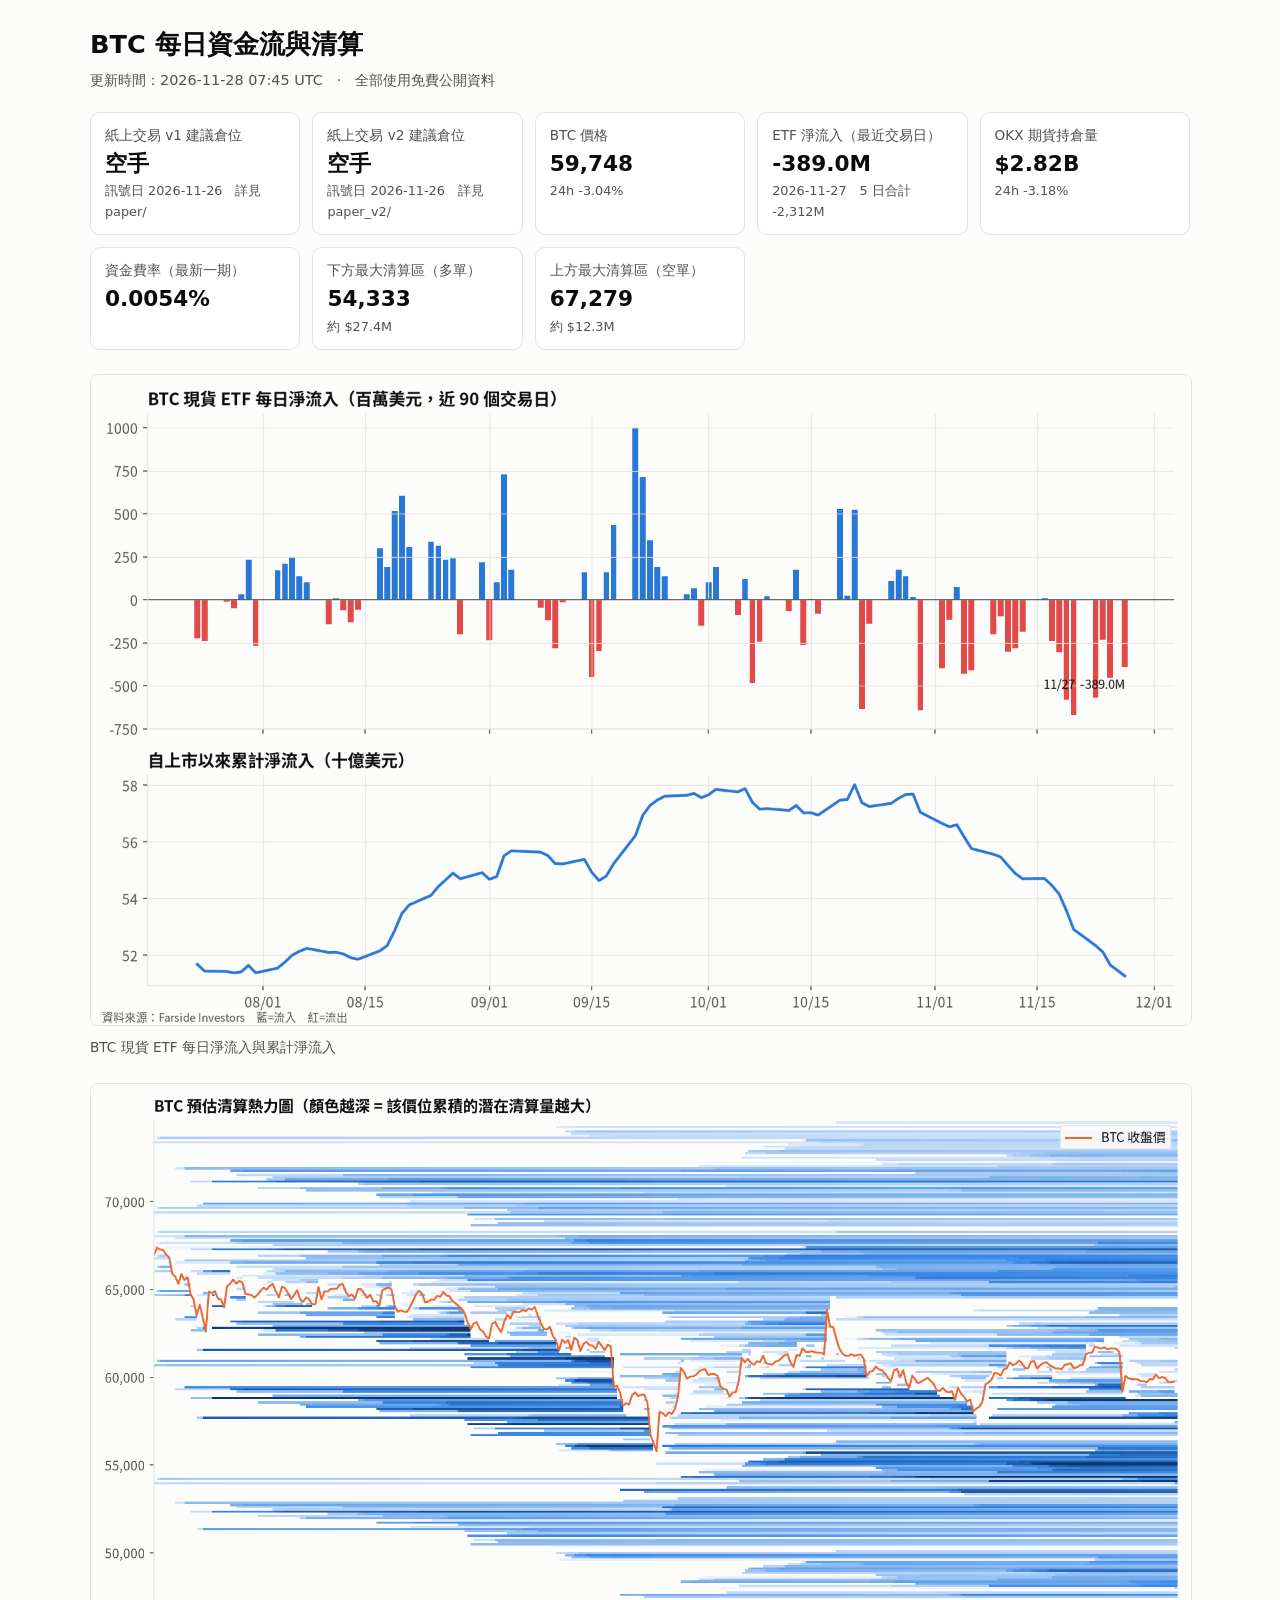
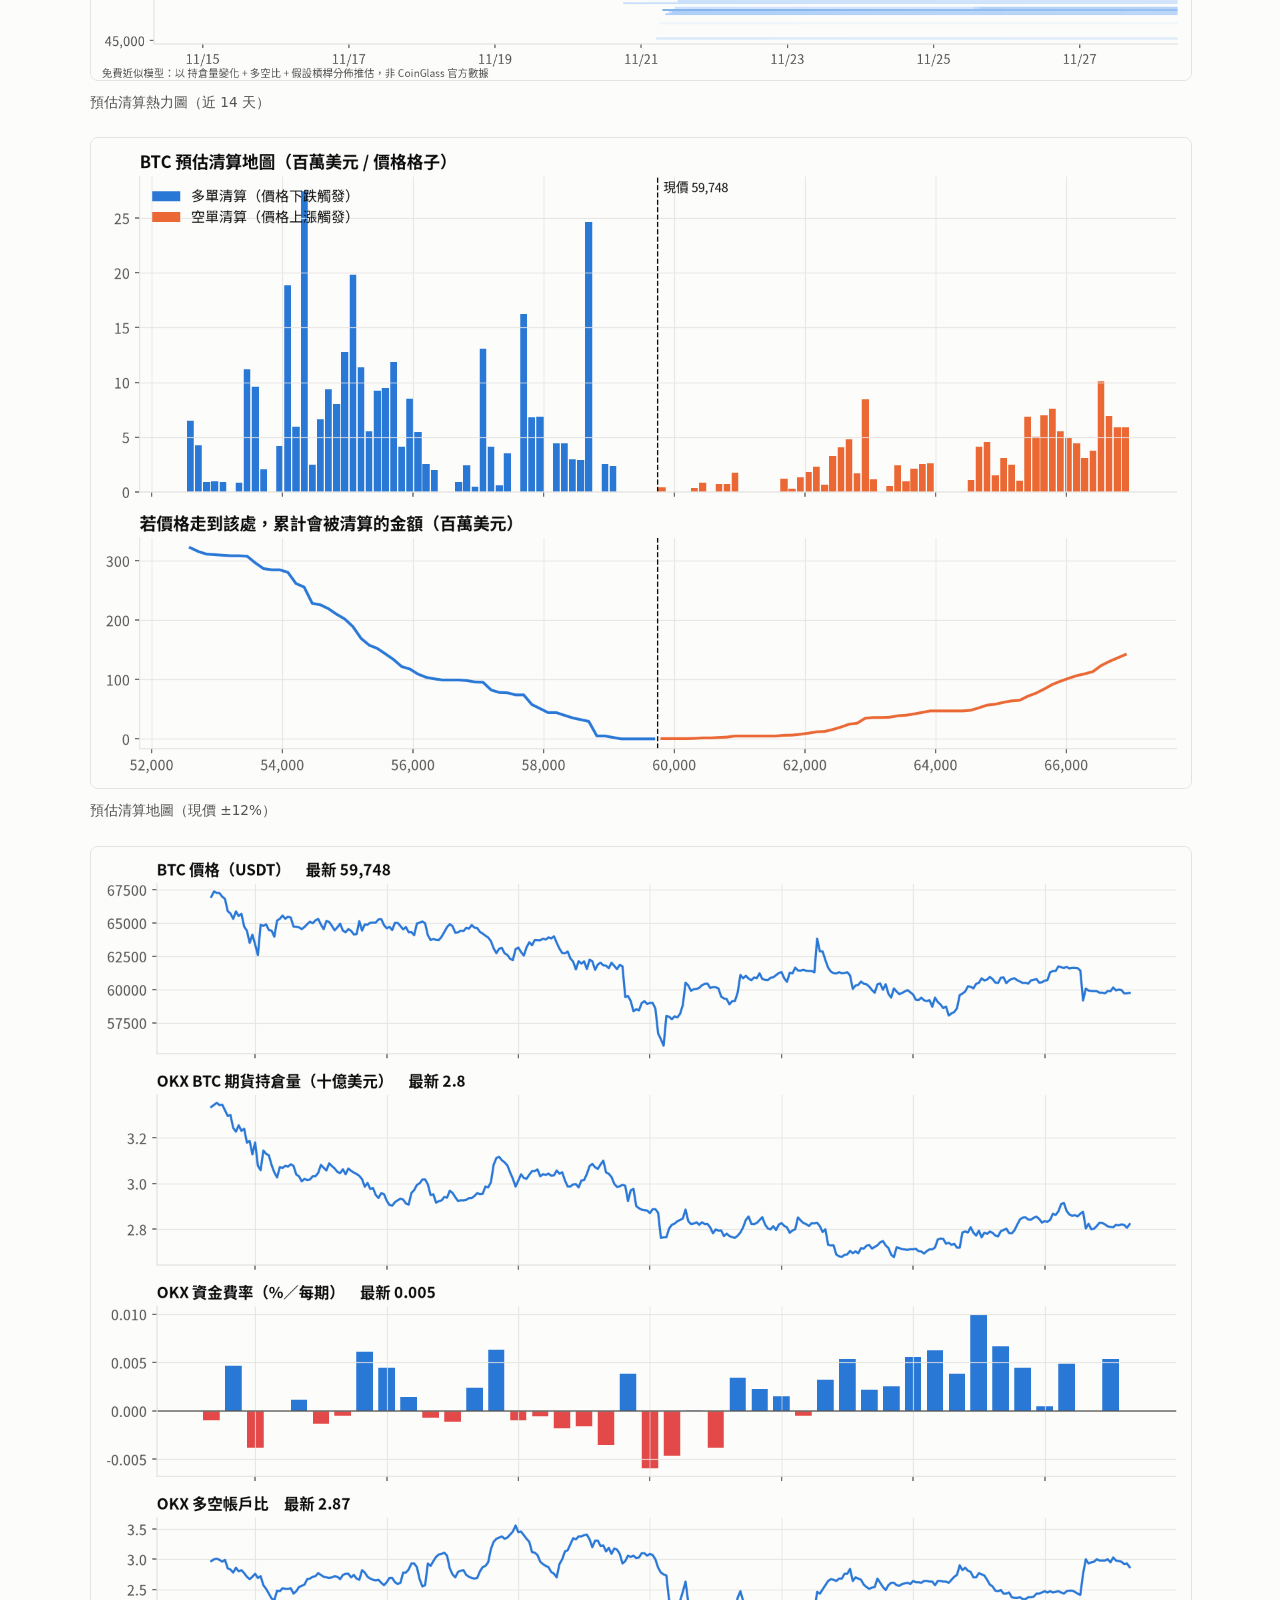
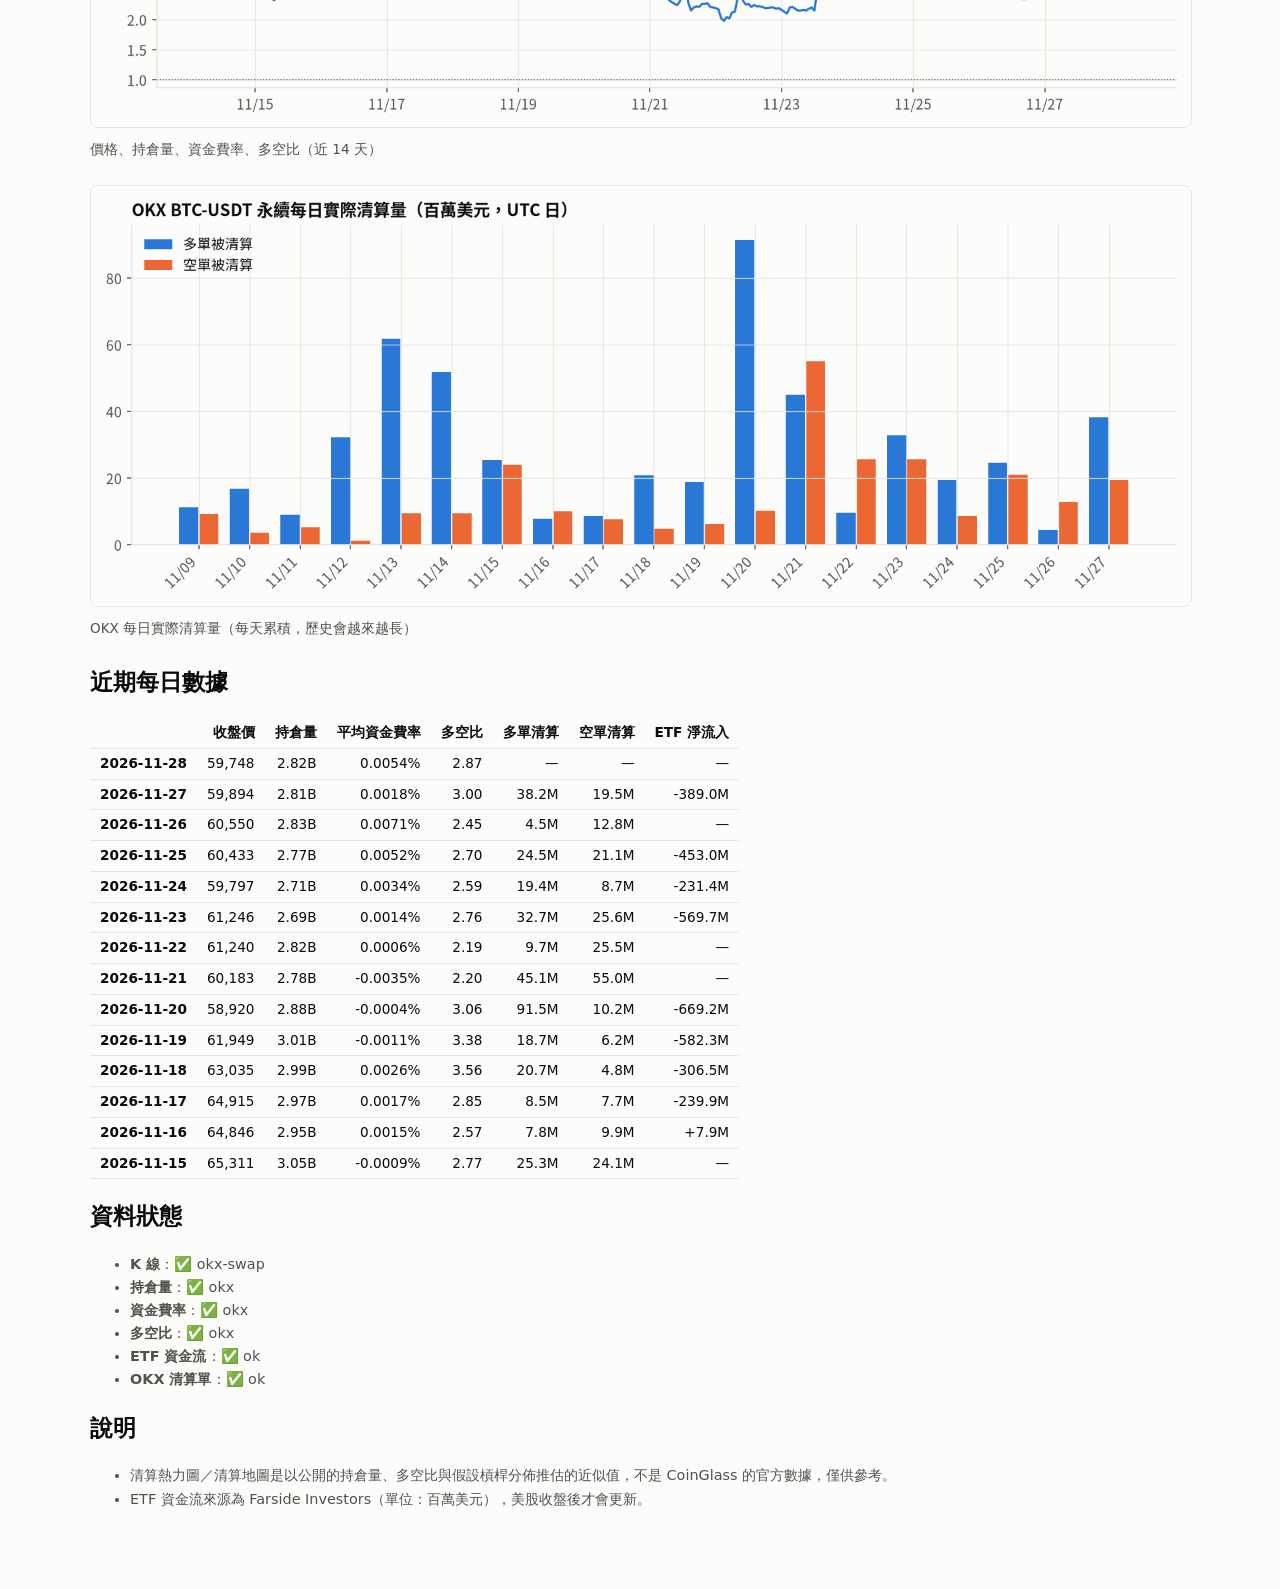
<file: docs/index.html>
<!doctype html>
<html lang="zh-Hant"><head><meta charset="utf-8">
<meta name="viewport" content="width=device-width,initial-scale=1">
<title>BTC 每日資金與清算</title>
<style>
:root { --bg:#fcfcfb; --fg:#0b0b0b; --fg2:#52514e; --line:#e4e3df; --card:#ffffff; }
@media (prefers-color-scheme: dark) { :root:not([data-theme="light"]) {
  --bg:#1a1a19; --fg:#f0efec; --fg2:#c3c2b7; --line:#383835; --card:#232322; } }
:root[data-theme="dark"] { --bg:#1a1a19; --fg:#f0efec; --fg2:#c3c2b7; --line:#383835; --card:#232322; }
body { margin:0; background:var(--bg); color:var(--fg);
  font:15px/1.6 system-ui,-apple-system,"Noto Sans TC","PingFang TC","Microsoft JhengHei",sans-serif; }
main { max-width:1100px; margin:0 auto; padding:24px 16px 64px; }
h1 { font-size:1.6rem; margin:0 0 4px; } .muted { color:var(--fg2); font-size:.9rem; }
.tiles { display:grid; grid-template-columns:repeat(auto-fit,minmax(180px,1fr)); gap:12px; margin:20px 0; }
.tile { background:var(--card); border:1px solid var(--line); border-radius:10px; padding:12px 14px; }
.lbl { color:var(--fg2); font-size:.85rem; } .val { font-size:1.35rem; font-weight:700; font-variant-numeric:tabular-nums; }
.sub { color:var(--fg2); font-size:.8rem; }
figure { margin:24px 0; } img { width:100%; height:auto; border-radius:8px; border:1px solid var(--line); background:#fcfcfb; }
figcaption { color:var(--fg2); font-size:.85rem; margin-top:4px; }
.scroll { overflow-x:auto; } table.data { border-collapse:collapse; font-variant-numeric:tabular-nums; font-size:.85rem; }
table.data th, table.data td { padding:4px 10px; border-bottom:1px solid var(--line); text-align:right; white-space:nowrap; }
</style></head><body><main>
<h1>BTC 每日資金流與清算</h1>
<div class="muted">更新時間：2026-11-28 07:45 UTC　·　全部使用免費公開資料</div>
<div class="tiles"><div class="tile"><div class="lbl">紙上交易 v1 建議倉位</div><div class="val">空手</div><div class="sub">訊號日 2026-11-26　詳見 paper/</div></div><div class="tile"><div class="lbl">紙上交易 v2 建議倉位</div><div class="val">空手</div><div class="sub">訊號日 2026-11-26　詳見 paper_v2/</div></div><div class="tile"><div class="lbl">BTC 價格</div><div class="val">59,748</div><div class="sub">24h -3.04%</div></div><div class="tile"><div class="lbl">ETF 淨流入（最近交易日）</div><div class="val">-389.0M</div><div class="sub">2026-11-27　5 日合計 -2,312M</div></div><div class="tile"><div class="lbl">OKX 期貨持倉量</div><div class="val">$2.82B</div><div class="sub">24h -3.18%</div></div><div class="tile"><div class="lbl">資金費率（最新一期）</div><div class="val">0.0054%</div><div class="sub"></div></div><div class="tile"><div class="lbl">下方最大清算區（多單）</div><div class="val">54,333</div><div class="sub">約 $27.4M</div></div><div class="tile"><div class="lbl">上方最大清算區（空單）</div><div class="val">67,279</div><div class="sub">約 $12.3M</div></div></div>
<figure><img src="img/etf_flows.png" alt="BTC 現貨 ETF 每日淨流入與累計淨流入" loading="lazy"><figcaption>BTC 現貨 ETF 每日淨流入與累計淨流入</figcaption></figure><figure><img src="img/liq_heatmap.png" alt="預估清算熱力圖（近 14 天）" loading="lazy"><figcaption>預估清算熱力圖（近 14 天）</figcaption></figure><figure><img src="img/liq_map.png" alt="預估清算地圖（現價 ±12%）" loading="lazy"><figcaption>預估清算地圖（現價 ±12%）</figcaption></figure><figure><img src="img/derivatives.png" alt="價格、持倉量、資金費率、多空比（近 14 天）" loading="lazy"><figcaption>價格、持倉量、資金費率、多空比（近 14 天）</figcaption></figure><figure><img src="img/liquidations_daily.png" alt="OKX 每日實際清算量（每天累積，歷史會越來越長）" loading="lazy"><figcaption>OKX 每日實際清算量（每天累積，歷史會越來越長）</figcaption></figure>
<h2>近期每日數據</h2><div class="scroll"><table class="dataframe data">
  <thead>
    <tr style="text-align: right;">
      <th></th>
      <th>收盤價</th>
      <th>持倉量</th>
      <th>平均資金費率</th>
      <th>多空比</th>
      <th>多單清算</th>
      <th>空單清算</th>
      <th>ETF 淨流入</th>
    </tr>
  </thead>
  <tbody>
    <tr>
      <th>2026-11-28</th>
      <td>59,748</td>
      <td>2.82B</td>
      <td>0.0054%</td>
      <td>2.87</td>
      <td>—</td>
      <td>—</td>
      <td>—</td>
    </tr>
    <tr>
      <th>2026-11-27</th>
      <td>59,894</td>
      <td>2.81B</td>
      <td>0.0018%</td>
      <td>3.00</td>
      <td>38.2M</td>
      <td>19.5M</td>
      <td>-389.0M</td>
    </tr>
    <tr>
      <th>2026-11-26</th>
      <td>60,550</td>
      <td>2.83B</td>
      <td>0.0071%</td>
      <td>2.45</td>
      <td>4.5M</td>
      <td>12.8M</td>
      <td>—</td>
    </tr>
    <tr>
      <th>2026-11-25</th>
      <td>60,433</td>
      <td>2.77B</td>
      <td>0.0052%</td>
      <td>2.70</td>
      <td>24.5M</td>
      <td>21.1M</td>
      <td>-453.0M</td>
    </tr>
    <tr>
      <th>2026-11-24</th>
      <td>59,797</td>
      <td>2.71B</td>
      <td>0.0034%</td>
      <td>2.59</td>
      <td>19.4M</td>
      <td>8.7M</td>
      <td>-231.4M</td>
    </tr>
    <tr>
      <th>2026-11-23</th>
      <td>61,246</td>
      <td>2.69B</td>
      <td>0.0014%</td>
      <td>2.76</td>
      <td>32.7M</td>
      <td>25.6M</td>
      <td>-569.7M</td>
    </tr>
    <tr>
      <th>2026-11-22</th>
      <td>61,240</td>
      <td>2.82B</td>
      <td>0.0006%</td>
      <td>2.19</td>
      <td>9.7M</td>
      <td>25.5M</td>
      <td>—</td>
    </tr>
    <tr>
      <th>2026-11-21</th>
      <td>60,183</td>
      <td>2.78B</td>
      <td>-0.0035%</td>
      <td>2.20</td>
      <td>45.1M</td>
      <td>55.0M</td>
      <td>—</td>
    </tr>
    <tr>
      <th>2026-11-20</th>
      <td>58,920</td>
      <td>2.88B</td>
      <td>-0.0004%</td>
      <td>3.06</td>
      <td>91.5M</td>
      <td>10.2M</td>
      <td>-669.2M</td>
    </tr>
    <tr>
      <th>2026-11-19</th>
      <td>61,949</td>
      <td>3.01B</td>
      <td>-0.0011%</td>
      <td>3.38</td>
      <td>18.7M</td>
      <td>6.2M</td>
      <td>-582.3M</td>
    </tr>
    <tr>
      <th>2026-11-18</th>
      <td>63,035</td>
      <td>2.99B</td>
      <td>0.0026%</td>
      <td>3.56</td>
      <td>20.7M</td>
      <td>4.8M</td>
      <td>-306.5M</td>
    </tr>
    <tr>
      <th>2026-11-17</th>
      <td>64,915</td>
      <td>2.97B</td>
      <td>0.0017%</td>
      <td>2.85</td>
      <td>8.5M</td>
      <td>7.7M</td>
      <td>-239.9M</td>
    </tr>
    <tr>
      <th>2026-11-16</th>
      <td>64,846</td>
      <td>2.95B</td>
      <td>0.0015%</td>
      <td>2.57</td>
      <td>7.8M</td>
      <td>9.9M</td>
      <td>+7.9M</td>
    </tr>
    <tr>
      <th>2026-11-15</th>
      <td>65,311</td>
      <td>3.05B</td>
      <td>-0.0009%</td>
      <td>2.77</td>
      <td>25.3M</td>
      <td>24.1M</td>
      <td>—</td>
    </tr>
  </tbody>
</table></div>
<h2>資料狀態</h2><ul class="muted"><li><b>K 線</b>：✅ okx-swap</li><li><b>持倉量</b>：✅ okx</li><li><b>資金費率</b>：✅ okx</li><li><b>多空比</b>：✅ okx</li><li><b>ETF 資金流</b>：✅ ok</li><li><b>OKX 清算單</b>：✅ ok</li></ul>
<h2>說明</h2><ul class="muted">
<li>清算熱力圖／清算地圖是以公開的持倉量、多空比與假設槓桿分佈推估的近似值，不是 CoinGlass 的官方數據，僅供參考。</li>
<li>ETF 資金流來源為 Farside Investors（單位：百萬美元），美股收盤後才會更新。</li>
</ul></main></body></html>
</file>
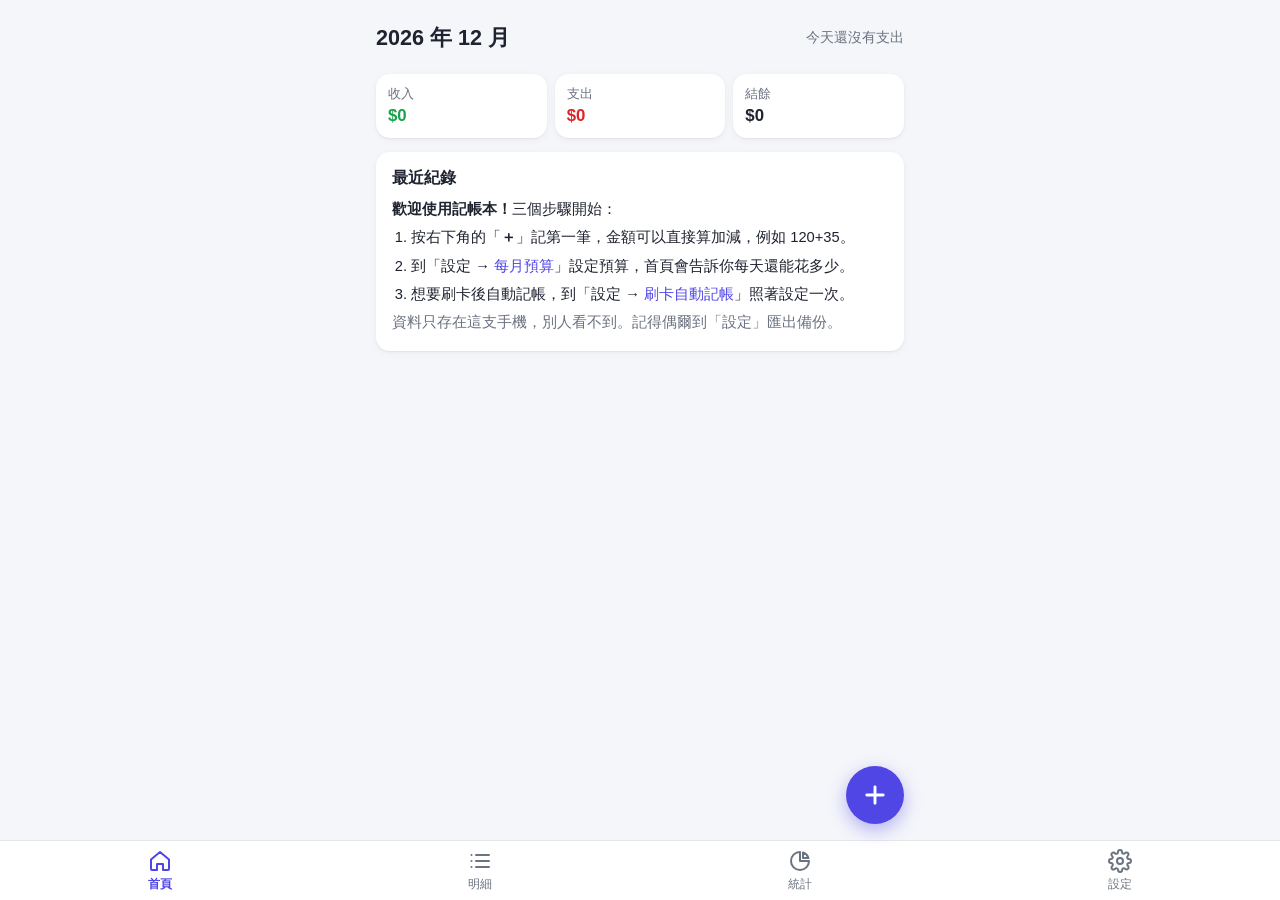
<file: docs/ledger/index.html>
<!doctype html>
<html lang="zh-Hant">
<head>
  <meta charset="utf-8">
  <meta name="viewport" content="width=device-width, initial-scale=1, viewport-fit=cover">
  <title>記帳本</title>
  <meta name="description" content="簡單的個人記帳 App，資料只存在你的裝置上">
  <meta name="theme-color" content="#4f46e5">
  <link rel="manifest" href="manifest.webmanifest">
  <link rel="icon" href="icons/icon.svg" type="image/svg+xml">
  <link rel="apple-touch-icon" href="icons/icon-180.png">
  <meta name="apple-mobile-web-app-capable" content="yes">
  <meta name="mobile-web-app-capable" content="yes">
  <meta name="apple-mobile-web-app-title" content="記帳本">
  <link rel="stylesheet" href="css/style.css">
  <script type="module" src="js/app.js"></script>
</head>
<body>
  <main id="view" class="view"><p class="empty loading">載入中…</p></main>

  <a class="fab" href="#add" aria-label="記一筆">
    <svg viewBox="0 0 24 24" aria-hidden="true"><path d="M12 5v14M5 12h14"/></svg>
  </a>

  <nav class="tabbar" aria-label="主選單">
    <a href="#home" data-tab="home">
      <svg viewBox="0 0 24 24" aria-hidden="true"><path d="M3 10.5 12 3l9 7.5V20a1 1 0 0 1-1 1h-5v-6h-6v6H4a1 1 0 0 1-1-1z"/></svg>
      <span>首頁</span>
    </a>
    <a href="#list" data-tab="list">
      <svg viewBox="0 0 24 24" aria-hidden="true"><path d="M8 6h13M8 12h13M8 18h13M3.5 6h.01M3.5 12h.01M3.5 18h.01"/></svg>
      <span>明細</span>
    </a>
    <a href="#stats" data-tab="stats">
      <svg viewBox="0 0 24 24" aria-hidden="true"><path d="M21 12A9 9 0 1 1 12 3v9z"/><path d="M15 3.5A9 9 0 0 1 20.5 9H15z"/></svg>
      <span>統計</span>
    </a>
    <a href="#prefs" data-tab="prefs">
      <svg viewBox="0 0 24 24" aria-hidden="true"><circle cx="12" cy="12" r="3"/><path d="M19.4 15a1.7 1.7 0 0 0 .3 1.8l.1.1a2 2 0 1 1-2.8 2.8l-.1-.1a1.7 1.7 0 0 0-1.8-.3 1.7 1.7 0 0 0-1 1.5V21a2 2 0 1 1-4 0v-.1a1.7 1.7 0 0 0-1.1-1.5 1.7 1.7 0 0 0-1.8.3l-.1.1a2 2 0 1 1-2.8-2.8l.1-.1a1.7 1.7 0 0 0 .3-1.8 1.7 1.7 0 0 0-1.5-1H3a2 2 0 1 1 0-4h.1a1.7 1.7 0 0 0 1.5-1.1 1.7 1.7 0 0 0-.3-1.8l-.1-.1a2 2 0 1 1 2.8-2.8l.1.1a1.7 1.7 0 0 0 1.8.3H9a1.7 1.7 0 0 0 1-1.5V3a2 2 0 1 1 4 0v.1a1.7 1.7 0 0 0 1 1.5 1.7 1.7 0 0 0 1.8-.3l.1-.1a2 2 0 1 1 2.8 2.8l-.1.1a1.7 1.7 0 0 0-.3 1.8V9a1.7 1.7 0 0 0 1.5 1H21a2 2 0 1 1 0 4h-.1a1.7 1.7 0 0 0-1.5 1z"/></svg>
      <span>設定</span>
    </a>
  </nav>

  <div class="toast" id="toast" role="status" aria-live="polite"></div>
  <script>
    // 程式載入失敗時，不要一直停在「載入中」
    setTimeout(function () {
      var v = document.getElementById('view');
      if (v && v.querySelector('.loading')) {
        v.innerHTML = '<p class="empty error">記帳本載入失敗，請重新整理頁面再試一次。</p>';
      }
    }, 8000);
  </script>
  <noscript><p class="empty">請啟用 JavaScript 才能使用記帳本。</p></noscript>
</body>
</html>
</file>
<file: docs/ledger/css/style.css>
:root {
  --font: -apple-system, BlinkMacSystemFont, "Segoe UI", "PingFang TC", "Noto Sans TC", "Microsoft JhengHei", sans-serif;
  --bg: #f5f6fa;
  --card: #ffffff;
  --text: #1f2330;
  --muted: #6b7280;
  --line: #e5e7eb;
  --primary: #4f46e5;
  --primary-soft: #eef2ff;
  --income: #16a34a;
  --expense: #dc2626;
  --danger: #dc2626;
  --warn: #d97706;
  --shadow: 0 1px 2px rgb(15 23 42 / 6%), 0 2px 8px rgb(15 23 42 / 4%);
  --radius: 14px;
  --tabbar-h: 60px;
  --safe-bottom: env(safe-area-inset-bottom, 0px);
  color-scheme: light;
}

/* 深色：跟隨系統；有明確選擇 data-theme 時以選擇為準 */
@media (prefers-color-scheme: dark) {
  :root:not([data-theme="light"]) {
    --bg: #0f1117;
    --card: #1a1d26;
    --text: #e8eaf0;
    --muted: #9aa1b2;
    --line: #2c3040;
    --primary: #818cf8;
    --primary-soft: #262a45;
    --income: #4ade80;
    --expense: #f87171;
    --danger: #f87171;
    --warn: #fbbf24;
    --shadow: none;
    color-scheme: dark;
  }
}

:root[data-theme="dark"] {
  --bg: #0f1117;
  --card: #1a1d26;
  --text: #e8eaf0;
  --muted: #9aa1b2;
  --line: #2c3040;
  --primary: #818cf8;
  --primary-soft: #262a45;
  --income: #4ade80;
  --expense: #f87171;
  --danger: #f87171;
  --warn: #fbbf24;
  --shadow: none;
  color-scheme: dark;
}

* { box-sizing: border-box; }

html { -webkit-text-size-adjust: 100%; }

body {
  margin: 0;
  font-family: var(--font);
  background: var(--bg);
  color: var(--text);
  line-height: 1.5;
  -webkit-tap-highlight-color: transparent;
}

button, input, select { font: inherit; color: inherit; }
a { color: var(--primary); text-decoration: none; }
h1, h2, h3 { margin: 0; }

.view {
  max-width: 560px;
  margin: 0 auto;
  padding: 16px 16px calc(var(--tabbar-h) + var(--safe-bottom) + 88px);
}

.page { display: flex; flex-direction: column; gap: 14px; }

/* ---------- 頁首 ---------- */
.page-head { display: flex; align-items: center; min-height: 44px; }
.page-head h1 { font-size: 1.35rem; font-weight: 700; }
.page-head.with-back { gap: 4px; margin-left: -8px; }

.month-switcher { display: flex; align-items: center; justify-content: space-between; width: 100%; }
.month-switcher h1 { font-size: 1.2rem; }

.icon-btn {
  display: inline-grid; place-items: center;
  min-width: 40px; height: 40px; padding: 0;
  border: 0; border-radius: 10px; background: transparent;
  font-size: 1.5rem; line-height: 1; cursor: pointer; color: var(--text);
}
.icon-btn:hover:not(:disabled) { background: var(--primary-soft); }
.icon-btn:disabled { opacity: .3; cursor: default; }

/* ---------- 卡片 ---------- */
.card {
  background: var(--card);
  border-radius: var(--radius);
  padding: 14px 16px;
  box-shadow: var(--shadow);
}
.section-head { display: flex; align-items: center; justify-content: space-between; margin-bottom: 8px; }
.section-head h2 { font-size: 1rem; }
.section-head a { font-size: .9rem; }

.summary { display: grid; grid-template-columns: repeat(3, 1fr); gap: 8px; }
.summary-item {
  background: var(--card); border-radius: var(--radius); box-shadow: var(--shadow);
  padding: 10px 12px; display: flex; flex-direction: column; min-width: 0;
}
.summary-item span { font-size: .8rem; color: var(--muted); }
.summary-item strong { font-size: 1.05rem; font-variant-numeric: tabular-nums; overflow-wrap: anywhere; }

.income { color: var(--income); }
.expense { color: var(--expense); }
.muted { color: var(--muted); }

.empty { text-align: center; color: var(--muted); padding: 24px 8px; margin: 0; }
.error { color: var(--danger); }
.hint { font-size: .85rem; color: var(--muted); margin: 10px 0 0; }

/* ---------- 紀錄列表 ---------- */
.day + .day { margin-top: 10px; }
.day-head {
  display: flex; justify-content: space-between; align-items: baseline;
  font-size: .82rem; font-weight: 600; color: var(--muted);
  padding: 4px 0; border-bottom: 1px solid var(--line);
}
.day-total { display: flex; gap: 8px; font-variant-numeric: tabular-nums; }
.tx-list { list-style: none; margin: 0; padding: 0; }
.tx {
  display: flex; align-items: center; gap: 12px;
  padding: 10px 0; color: var(--text);
}
.tx-list li + li .tx { border-top: 1px solid var(--line); }
.tx-icon, .cat-icon {
  flex: none; display: grid; place-items: center;
  width: 38px; height: 38px; border-radius: 12px;
  background: var(--primary-soft); font-size: 1.25rem;
}
.tx-main { flex: 1; min-width: 0; display: flex; flex-direction: column; }
.tx-cat { font-weight: 500; }
.tx-note { font-size: .85rem; color: var(--muted); white-space: nowrap; overflow: hidden; text-overflow: ellipsis; }
.tx-amt { font-weight: 600; font-variant-numeric: tabular-nums; white-space: nowrap; }

/* ---------- 篩選 ---------- */
.filters { display: grid; grid-template-columns: minmax(0, 2fr) minmax(0, 3fr); gap: 8px; }
.filters .all-months { grid-column: 1 / -1; margin-top: 0; font-size: .9rem; }
.filters .all-months input { width: 20px; height: 20px; min-height: 0; padding: 0; flex: none; }
/* 搜尋全部月份時，切換月份沒有意義 */
.page.all-months-on .month-switcher [data-month-nav] { visibility: hidden; }
.filters select, .filters input, .field input {
  width: 100%; min-height: 44px; padding: 8px 12px;
  border: 1px solid var(--line); border-radius: 10px; background: var(--card);
}

/* ---------- 新增／編輯 ---------- */
.edit-form { display: flex; flex-direction: column; gap: 6px; }
.edit-form[data-type="expense"] { --accent: var(--expense); }
.edit-form[data-type="income"] { --accent: var(--income); }

.segmented {
  display: grid; grid-template-columns: 1fr 1fr; gap: 4px;
  padding: 4px; border-radius: 12px; background: var(--line);
}
.segmented button {
  min-height: 40px; border: 0; border-radius: 9px; background: transparent;
  font-weight: 600; color: var(--muted); cursor: pointer;
}
.segmented button[aria-checked="true"], .segmented button[aria-selected="true"] {
  background: var(--card); color: var(--accent, var(--primary)); box-shadow: var(--shadow);
}
.segmented.small { margin-bottom: 8px; }

.amount-field {
  display: flex; align-items: baseline; gap: 6px; margin-top: 10px;
  padding: 10px 16px; border-radius: var(--radius); background: var(--card); box-shadow: var(--shadow);
  color: var(--accent); min-width: 0;
}
.amount-field > span:first-child { font-size: 1.6rem; font-weight: 600; }
.amount-expr {
  flex: 1; min-width: 0; overflow-wrap: anywhere;
  font-size: 2rem; font-weight: 700; line-height: 1.2; font-variant-numeric: tabular-nums;
}
.amount-expr.placeholder { opacity: .35; }
.amount-result { font-size: 1.05rem; font-weight: 600; white-space: nowrap; font-variant-numeric: tabular-nums; }

/* 記帳鍵盤：固定在畫面底部 */
.keypad {
  position: sticky; bottom: 0; z-index: 5;
  display: grid; grid-template-columns: repeat(4, 1fr); gap: 6px;
  margin: 14px -16px calc(-32px - var(--safe-bottom)); padding: 8px 16px calc(8px + var(--safe-bottom));
  background: var(--bg); border-top: 1px solid var(--line);
}
.key {
  min-height: 46px; border: 0; border-radius: 12px;
  background: var(--card); box-shadow: var(--shadow);
  font-size: 1.35rem; font-weight: 600; font-variant-numeric: tabular-nums; cursor: pointer;
}
.key.op { background: var(--primary-soft); color: var(--text); }
.key.save { background: var(--accent); color: #fff; font-size: 1.05rem; }
.key:active { transform: scale(.96); }
.key:focus-visible { outline: 2px solid var(--primary); outline-offset: 2px; }
@media (prefers-reduced-motion: reduce) { .key:active { transform: none; } }

.cat-grid { display: grid; grid-template-columns: repeat(auto-fill, minmax(64px, 1fr)); gap: 6px; margin-top: 6px; }
.cat {
  display: flex; flex-direction: column; align-items: center; gap: 4px;
  padding: 6px 2px; border: 2px solid transparent; border-radius: 12px;
  background: var(--card); box-shadow: var(--shadow); cursor: pointer;
}
.cat[aria-checked="true"] { border-color: var(--accent); }
.cat[aria-checked="true"] .cat-icon { background: var(--accent); }
.cat-name { font-size: .8rem; white-space: nowrap; }
.cat-add { border-style: dashed; border-color: var(--line); box-shadow: none; background: transparent; }
.cat-add .cat-icon { background: var(--line); color: var(--muted); font-weight: 700; }
.cat .cat-icon { width: 32px; height: 32px; font-size: 1.1rem; border-radius: 10px; }

.field { display: flex; flex-direction: column; gap: 4px; margin-top: 8px; }
.field > span { font-size: .85rem; color: var(--muted); }
.field input:focus, .filters :focus { outline: 2px solid var(--primary); outline-offset: -1px; }
.field-error { margin: 0; min-height: 0; font-size: .85rem; color: var(--danger); }
.field-error:empty { display: none; }

/* ---------- 按鈕 ---------- */
.btn {
  display: inline-flex; align-items: center; justify-content: center;
  min-height: 44px; padding: 8px 16px;
  border: 1px solid var(--line); border-radius: 12px;
  background: var(--card); color: var(--text); font-weight: 600; cursor: pointer;
}
.btn:hover { border-color: var(--primary); }
.btn.primary { background: var(--accent, var(--primary)); border-color: transparent; color: #fff; }
.btn.danger { color: var(--danger); }
.btn.danger-fill { background: var(--danger); border-color: transparent; color: #fff; }
.btn.small { min-height: 34px; padding: 4px 12px; font-size: .9rem; }
.btn.block { width: 100%; margin-top: 10px; }
.edit-form > .btn-row { margin-top: 12px; }
.btn-row { display: flex; flex-wrap: wrap; gap: 8px; margin-top: 10px; }
.btn-row .btn { flex: 1 1 auto; }

/* ---------- 統計 ---------- */
.insights { display: flex; flex-wrap: wrap; gap: 8px; }
.pill {
  display: inline-flex; flex-wrap: wrap; align-items: baseline; gap: 4px;
  padding: 6px 12px; border-radius: 999px; background: var(--card); box-shadow: var(--shadow);
  font-size: .85rem; color: var(--muted);
}
.pill b { color: var(--text); font-variant-numeric: tabular-nums; }
.pill.up b { color: var(--expense); }
.pill.down b { color: var(--income); }
.pill small { font-size: .75rem; }
.home-head { justify-content: space-between; gap: 8px; flex-wrap: wrap; }
.today-spent { font-size: .9rem; }
.today-spent b { font-variant-numeric: tabular-nums; }
.chart { display: block; width: 100%; }
.rank { list-style: none; margin: 12px 0 0; padding: 0; }
.rank li {
  display: grid; grid-template-columns: 12px 1fr auto auto; align-items: center;
  column-gap: 10px; row-gap: 4px; padding: 8px 0;
}
.rank li + li { border-top: 1px solid var(--line); }
.rank-dot { width: 10px; height: 10px; border-radius: 50%; }
.rank-name small { color: var(--muted); margin-left: 4px; }
.rank-pct { color: var(--muted); font-size: .85rem; font-variant-numeric: tabular-nums; }
.rank-amt { font-weight: 600; font-variant-numeric: tabular-nums; }
.rank-bar { grid-column: 2 / -1; height: 6px; border-radius: 3px; background: var(--line); overflow: hidden; }
.rank-bar i { display: block; height: 100%; border-radius: 3px; }

.legend { display: flex; align-items: center; gap: 6px; font-size: .8rem; color: var(--muted); }
.legend i { display: inline-block; width: 10px; height: 10px; border-radius: 3px; }
.legend i + * , .legend i:not(:first-child) { margin-left: 6px; }
.income-bg { background: var(--income); }
.expense-bg { background: var(--expense); }

.trend-table { width: 100%; border-collapse: collapse; margin-top: 12px; font-size: .9rem; font-variant-numeric: tabular-nums; }
.trend-table th { font-weight: 500; color: var(--muted); font-size: .8rem; }
.trend-table th, .trend-table td { padding: 6px 4px; text-align: right; border-top: 1px solid var(--line); }
.trend-table th:first-child, .trend-table td:first-child { text-align: left; }

/* ---------- 設定 ---------- */
.cat-rows { list-style: none; margin: 0; padding: 0; }
.cat-row { display: flex; align-items: center; gap: 6px; padding: 8px 0; }
.cat-row + .cat-row { border-top: 1px solid var(--line); }
.cat-row .cat-icon { margin-right: 6px; }
.cat-row-name { flex: 1; min-width: 0; display: flex; flex-direction: column; }
.cat-row-name small { color: var(--muted); font-size: .8rem; }
.cat-row.is-hidden .cat-icon, .cat-row.is-hidden .cat-row-name { opacity: .5; }
.cat-row .icon-btn { font-size: 1.1rem; min-width: 34px; height: 34px; }

.sheet {
  width: min(480px, calc(100% - 32px)); max-height: calc(100% - 32px);
  border: 0; border-radius: var(--radius); padding: 18px 16px;
  background: var(--card); color: var(--text); box-shadow: 0 10px 40px rgb(0 0 0 / 25%);
}
.sheet::backdrop { background: rgb(15 17 23 / 45%); }
.sheet h2 { font-size: 1.1rem; }
.confirm { width: min(360px, calc(100% - 32px)); }
.confirm-msg { margin: 4px 0 8px; font-size: 1rem; }

/* 預覽版提示列 */
.preview-bar {
  display: flex; flex-wrap: wrap; align-items: center; justify-content: space-between; gap: 8px;
  max-width: 560px; margin: 12px auto 0; padding: 10px 14px;
  border-radius: 12px; background: var(--primary-soft); color: var(--text); font-size: .85rem;
}
.preview-bar .btn-row { margin-top: 0; flex: none; }
.preview-bar .btn { min-height: 32px; padding: 2px 12px; font-size: .85rem; }
.preview-wrap { padding: 0 16px; }
.icon-input { font-size: 1.4rem; }
.icon-choices { display: flex; flex-wrap: wrap; gap: 4px; margin-top: 8px; }
.icon-choices button {
  width: 40px; height: 40px; border: 1px solid var(--line); border-radius: 10px;
  background: var(--bg); font-size: 1.2rem; cursor: pointer;
}

/* ---------- 標籤 ---------- */
.badge {
  display: inline-block; margin-left: 6px; padding: 0 6px; border-radius: 6px;
  font-size: .7rem; font-weight: 600; line-height: 1.6; vertical-align: 2px;
  background: var(--primary-soft); color: var(--primary);
}
.badge.over { background: var(--expense); color: #fff; }
.badge.pay { background: var(--line); color: var(--text); }

/* ---------- 預算 ---------- */
.progress { height: 8px; border-radius: 4px; background: var(--line); overflow: hidden; margin-top: 6px; }
.progress i { display: block; height: 100%; border-radius: 4px; background: var(--primary); }
.progress.warn i { background: var(--warn); }
.progress.over i { background: var(--expense); }
.budget-line { display: flex; justify-content: space-between; align-items: baseline; gap: 8px; }
.budget-line strong { font-variant-numeric: tabular-nums; }
.budget-line .muted { font-size: .85rem; font-variant-numeric: tabular-nums; white-space: nowrap; }
.budget-note { margin: 6px 0 0; font-size: .85rem; color: var(--muted); }
.budget-note.warn { color: var(--warn); }
.budget-note.over { color: var(--expense); font-weight: 600; }
.budget-rows { list-style: none; margin: 12px 0 0; padding: 0; }
.budget-rows li { padding: 8px 0; }
.budget-total + .budget-rows { border-top: 1px solid var(--line); }
.budget-rows li + li { border-top: 1px solid var(--line); }

.budget-form .section-head:not(:first-child) { margin-top: 16px; }
.budget-input { display: flex; align-items: center; justify-content: space-between; gap: 12px; padding: 6px 0; }
.budget-input-name { display: flex; align-items: center; gap: 10px; }
.money-input {
  display: flex; align-items: center; gap: 4px; width: 150px; flex: none;
  padding: 0 12px; border: 1px solid var(--line); border-radius: 10px; background: var(--card);
}
.money-input:focus-within { outline: 2px solid var(--primary); outline-offset: -1px; }
.money-input span { color: var(--muted); }
.money-input input {
  width: 100%; min-height: 42px; border: 0; outline: 0; background: transparent;
  text-align: right; font-variant-numeric: tabular-nums;
}

.link-card { display: flex; justify-content: space-between; align-items: center; color: var(--text); }
.link-card span:last-child { color: var(--muted); font-size: 1.3rem; }

/* ---------- 設定選單、固定收支 ---------- */
.menu { padding-top: 4px; padding-bottom: 4px; }
.menu-row { display: flex; align-items: center; gap: 12px; padding: 10px 0; color: var(--text); }
.menu-row + .menu-row { border-top: 1px solid var(--line); }
.chev { color: var(--muted); font-size: 1.3rem; }
.tx.is-off { opacity: .5; }

.field-row { display: grid; grid-template-columns: 1fr 1fr; gap: 10px; }
.field select, .field input[type="month"] {
  width: 100%; min-height: 44px; padding: 8px 12px;
  border: 1px solid var(--line); border-radius: 10px; background: var(--card);
}
.switch-row { display: flex; align-items: center; gap: 10px; margin-top: 12px; }
.switch-row input { width: 20px; height: 20px; accent-color: var(--primary); }

/* ---------- Apple Pay 設定頁 ---------- */
.guide h3 { font-size: .95rem; margin: 14px 0 6px; }
.guide ol { margin: 0; padding-left: 1.3em; display: flex; flex-direction: column; gap: 6px; }
.guide p { margin: 0; color: var(--muted); font-size: .9rem; }
.guide li { line-height: 1.6; }
.mono { font-family: ui-monospace, SFMono-Regular, Menlo, monospace; font-size: .85em; background: var(--bg); padding: 1px 5px; border-radius: 5px; overflow-wrap: anywhere; }
.copy-box { display: flex; align-items: center; gap: 8px; margin: 6px 0; padding: 8px 10px; border-radius: 10px; background: var(--bg); }
.copy-box code { flex: 1; min-width: 0; font-size: .8rem; overflow-wrap: anywhere; user-select: all; }
.compare { width: 100%; border-collapse: collapse; font-size: .85rem; margin-bottom: 10px; }
.compare th, .compare td { padding: 6px 4px; border-top: 1px solid var(--line); text-align: center; }
.compare thead th { border-top: 0; color: var(--muted); font-weight: 600; }
.compare tbody th { text-align: left; font-weight: 500; }
.status-list { list-style: none; margin: 0; padding: 0; }
.status-list li { display: flex; justify-content: space-between; gap: 8px; padding: 6px 0; font-size: .9rem; }
.status-list li + li { border-top: 1px solid var(--line); }
.status-list .ok { color: var(--income); font-weight: 600; }
.status-list .error { color: var(--danger); text-align: right; }
.steps { margin-top: 10px; }
.steps summary { cursor: pointer; font-weight: 600; color: var(--primary); padding: 6px 0; }
.steps[open] summary { margin-bottom: 8px; }
.text-input, .code-area {
  display: block; width: 100%; margin: 6px 0; padding: 8px 12px;
  border: 1px solid var(--line); border-radius: 10px; background: var(--card); color: var(--text);
}
.text-input { min-height: 44px; }
.code-area { font-family: ui-monospace, SFMono-Regular, Menlo, monospace; font-size: .8rem; resize: vertical; }
.text-input:focus, .code-area:focus { outline: 2px solid var(--primary); outline-offset: -1px; }
.test-result { margin: 8px 0 0; font-size: .9rem; font-weight: 500; }
.test-result:empty { display: none; }
.pending-row { display: flex; align-items: center; gap: 8px; padding: 8px 0; }
.pending-row + .pending-row { border-top: 1px solid var(--line); }
.hint.error { color: var(--danger); }

/* ---------- 首頁提示卡片 ---------- */
.install-card p, .notice-card p { margin: 0; font-size: .9rem; }
.notice-card { border: 1px solid var(--warn); }
.inline-icon { width: 1.1em; height: 1.1em; vertical-align: -.2em; fill: none; stroke: var(--primary); stroke-width: 2; stroke-linecap: round; stroke-linejoin: round; }
.first-steps { font-size: .92rem; }
.first-steps p { margin: 4px 0; }
.first-steps ol { margin: 6px 0; padding-left: 1.3em; display: flex; flex-direction: column; gap: 6px; }

/* ---------- 底部選單與浮動按鈕 ---------- */
.tabbar {
  position: fixed; left: 0; right: 0; bottom: 0; z-index: 10;
  display: grid; grid-template-columns: repeat(4, 1fr);
  height: calc(var(--tabbar-h) + var(--safe-bottom)); padding-bottom: var(--safe-bottom);
  background: var(--card); border-top: 1px solid var(--line);
}
.tabbar a {
  display: flex; flex-direction: column; align-items: center; justify-content: center; gap: 2px;
  color: var(--muted); font-size: .75rem;
}
.tabbar a[aria-current] { color: var(--primary); font-weight: 600; }
.tabbar svg, .fab svg {
  width: 24px; height: 24px; fill: none; stroke: currentColor;
  stroke-width: 2; stroke-linecap: round; stroke-linejoin: round;
}

.fab {
  position: fixed; z-index: 11;
  right: max(16px, calc(50% - 280px + 16px));
  bottom: calc(var(--tabbar-h) + var(--safe-bottom) + 16px);
  display: grid; place-items: center; width: 58px; height: 58px; border-radius: 50%;
  background: var(--primary); color: #fff; box-shadow: 0 6px 18px rgb(79 70 229 / 40%);
}
.fab svg { width: 28px; height: 28px; stroke-width: 2.5; }

/* 表單頁（記一筆、編輯、固定收支表單）不顯示底部選單和浮動按鈕 */
body.fullscreen .tabbar, body.fullscreen .fab, body.fullscreen .preview-wrap { display: none; }
body.fullscreen .view { padding-bottom: calc(var(--safe-bottom) + 32px); }
/* 預算、固定收支頁面不需要浮動按鈕 */
body:has(.page-budget, .page-recurring, .page-applepay) .fab { display: none; }

.toast {
  position: fixed; left: 50%; z-index: 20;
  bottom: calc(var(--tabbar-h) + var(--safe-bottom) + 90px);
  transform: translate(-50%, 12px); opacity: 0; pointer-events: none;
  padding: 10px 18px; border-radius: 999px; max-width: calc(100% - 32px);
  background: #1f2330; color: #fff; font-size: .9rem; transition: opacity .2s, transform .2s;
}
.toast.show { opacity: 1; transform: translate(-50%, 0); }

@media (prefers-reduced-motion: reduce) { .toast { transition: none; } }
</file>
